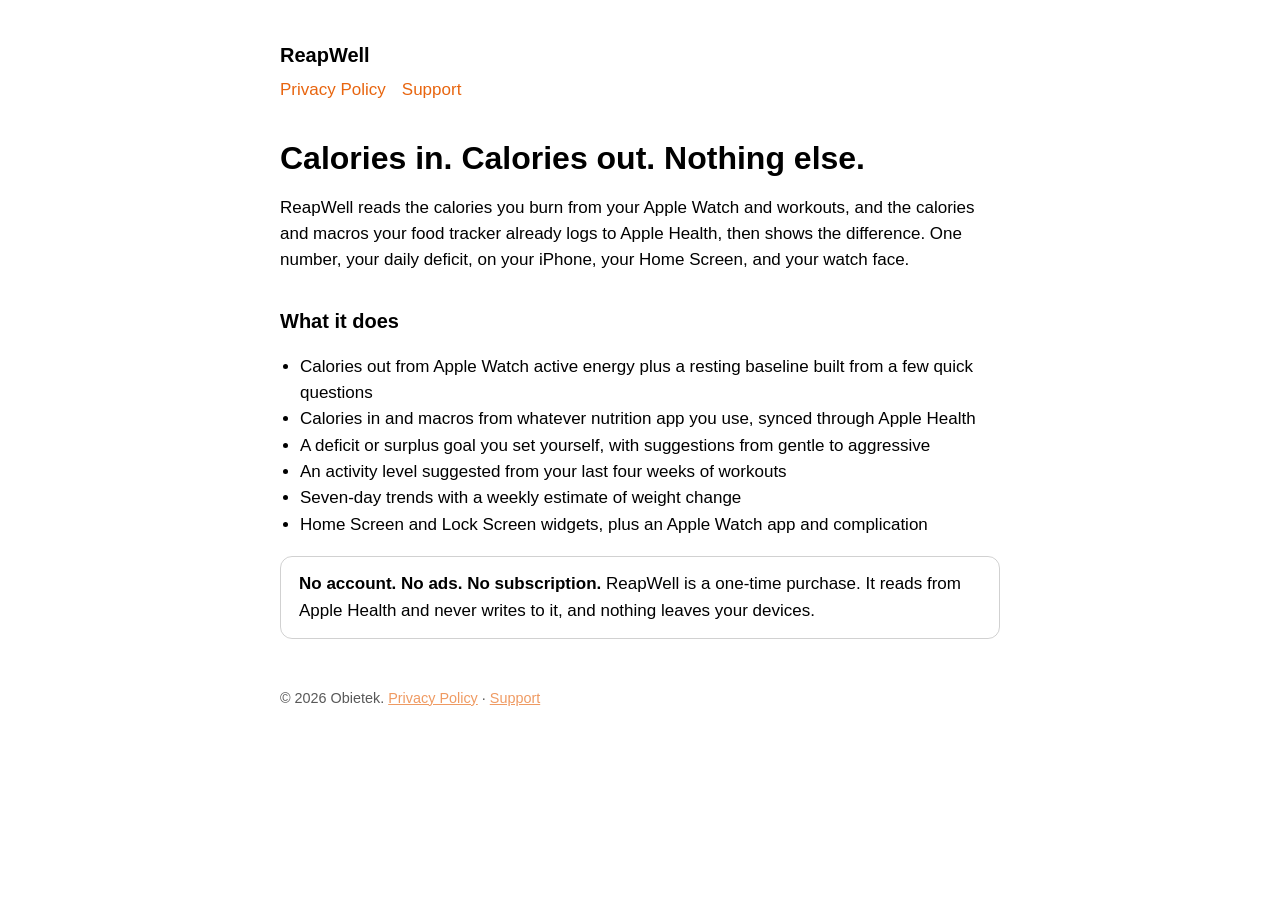
<file: index.html>
<!doctype html>
<html lang="en">
<head>
<meta charset="utf-8">
<meta name="viewport" content="width=device-width, initial-scale=1">
<title>ReapWell Calories &amp; Activity</title>
<meta name="description" content="ReapWell shows calories in versus calories out from your Apple Health data, so you can see your daily deficit at a glance. No login, no ads, no subscription.">
<link rel="stylesheet" href="style.css">
</head>
<body>
<main>
<header>
  <a class="brand" href="./">ReapWell</a>
  <nav><a href="privacy/">Privacy Policy</a><a href="support/">Support</a></nav>
</header>

<h1>Calories in. Calories out. Nothing else.</h1>
<p>ReapWell reads the calories you burn from your Apple Watch and workouts, and the calories and macros your food tracker already logs to Apple Health, then shows the difference. One number, your daily deficit, on your iPhone, your Home Screen, and your watch face.</p>

<h2>What it does</h2>
<ul>
  <li>Calories out from Apple Watch active energy plus a resting baseline built from a few quick questions</li>
  <li>Calories in and macros from whatever nutrition app you use, synced through Apple Health</li>
  <li>A deficit or surplus goal you set yourself, with suggestions from gentle to aggressive</li>
  <li>An activity level suggested from your last four weeks of workouts</li>
  <li>Seven-day trends with a weekly estimate of weight change</li>
  <li>Home Screen and Lock Screen widgets, plus an Apple Watch app and complication</li>
</ul>

<div class="card">
  <strong>No account. No ads. No subscription.</strong>
  ReapWell is a one-time purchase. It reads from Apple Health and never writes to it, and nothing leaves your devices.
</div>

<footer>&copy; 2026 Obietek. <a href="privacy/">Privacy Policy</a> &middot; <a href="support/">Support</a></footer>
</main>
</body>
</html>
</file>
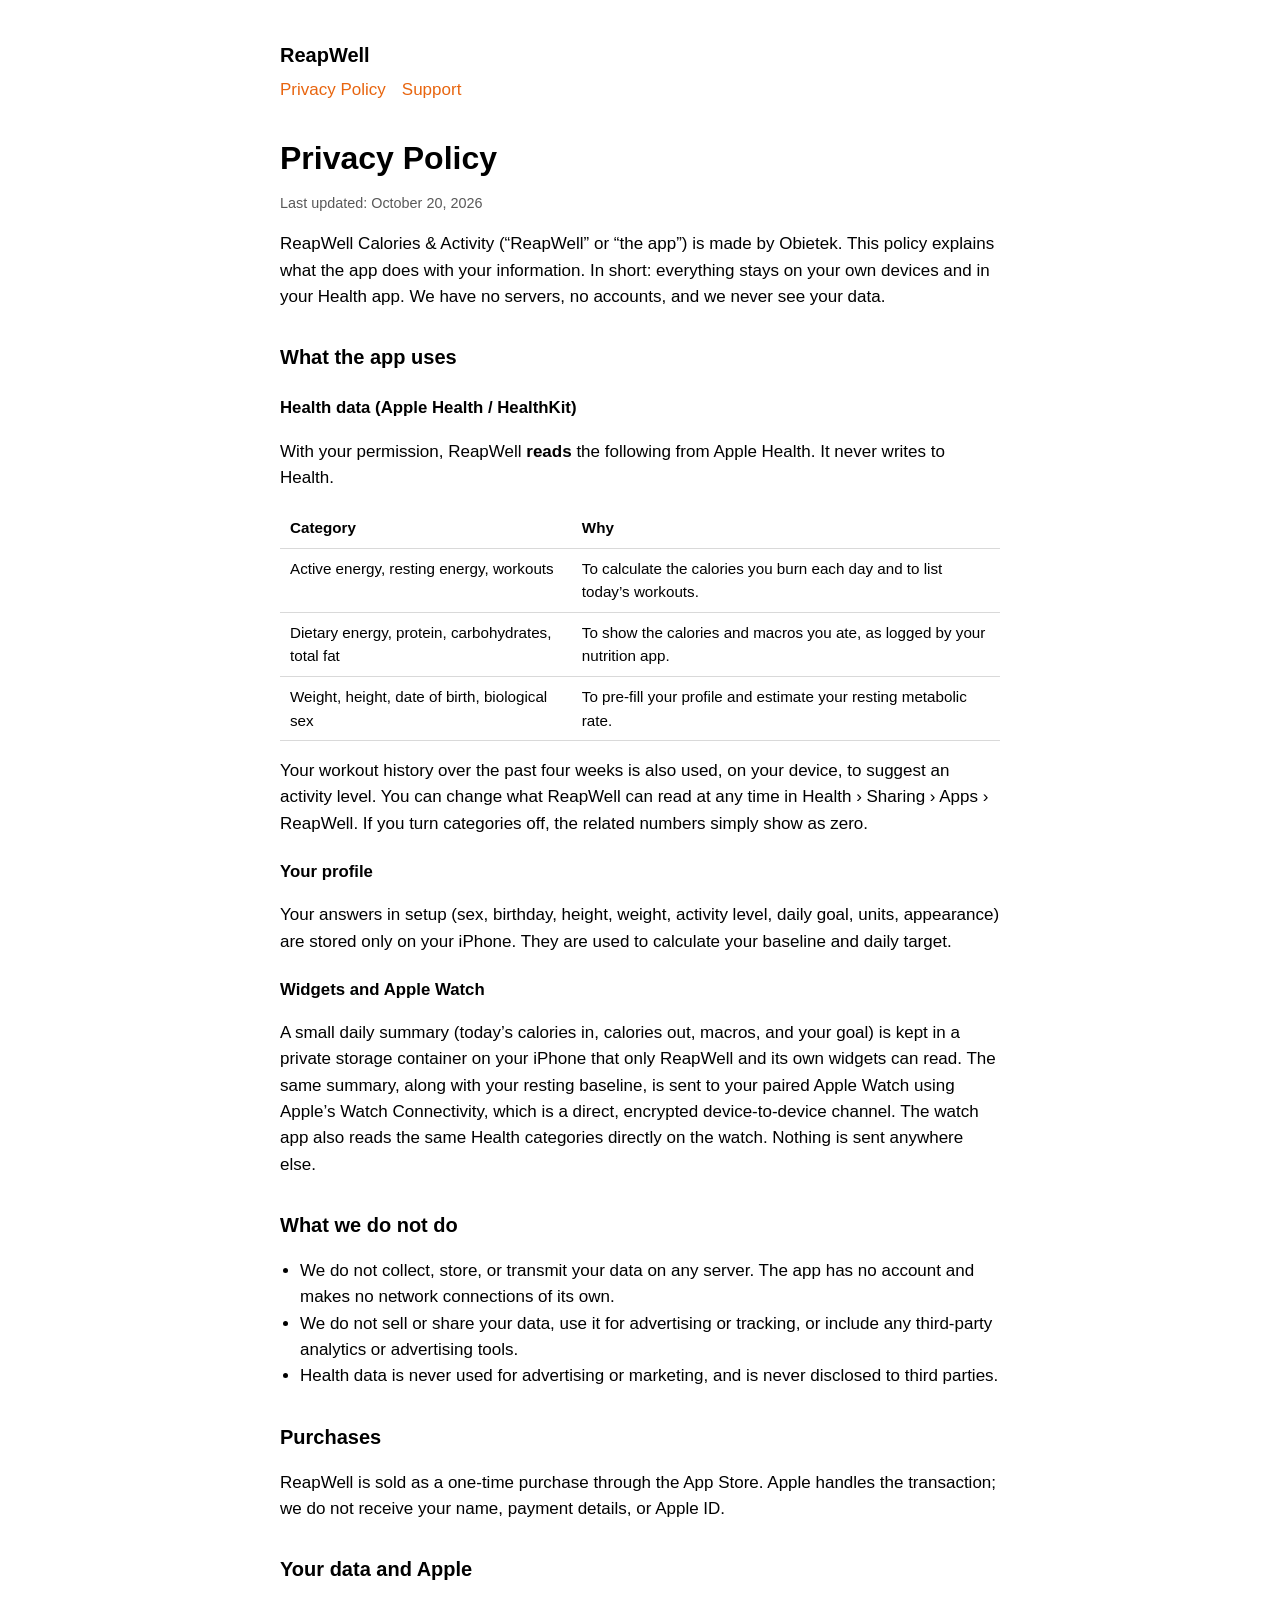
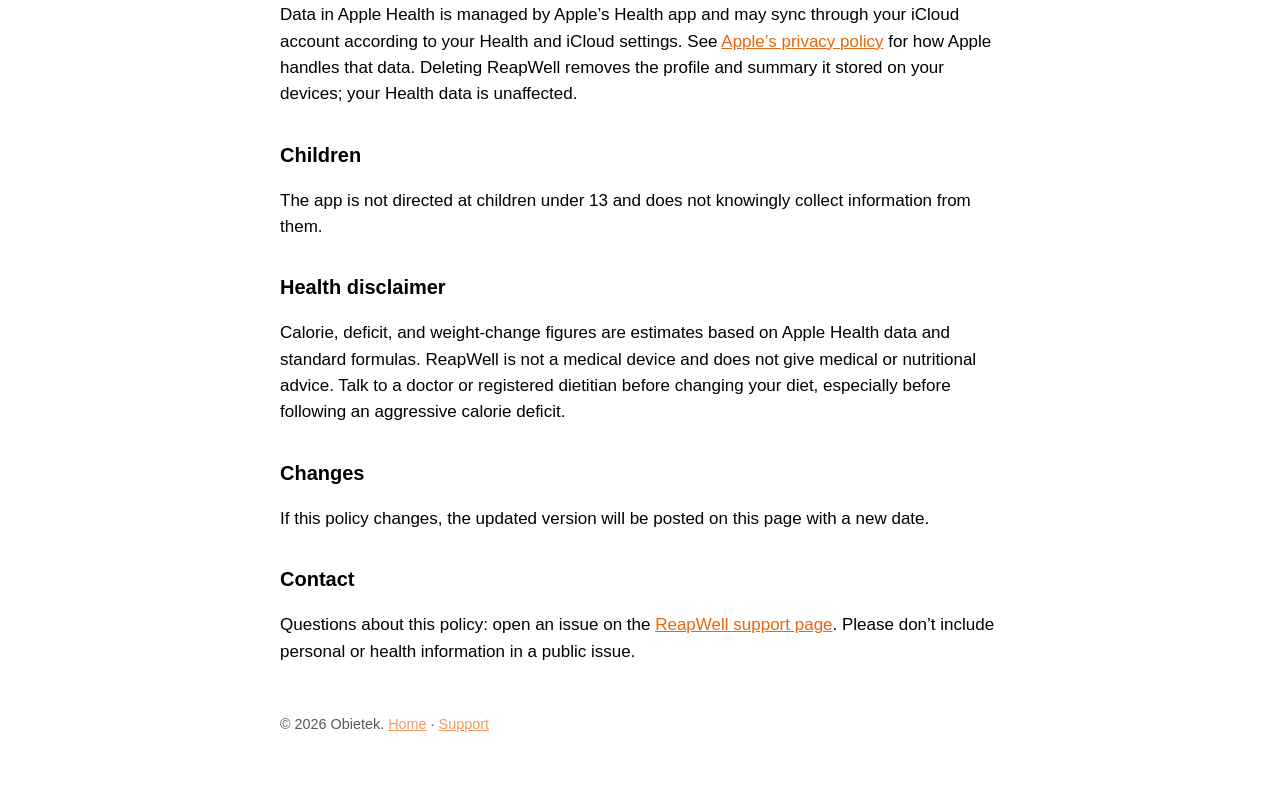
<file: privacy/index.html>
<!doctype html>
<html lang="en">
<head>
<meta charset="utf-8">
<meta name="viewport" content="width=device-width, initial-scale=1">
<title>ReapWell Privacy Policy</title>
<link rel="stylesheet" href="../style.css">
</head>
<body>
<main>
<header>
  <a class="brand" href="../">ReapWell</a>
  <nav><a href="../privacy/">Privacy Policy</a><a href="../support/">Support</a></nav>
</header>

<h1>Privacy Policy</h1>
<p class="updated">Last updated: October 20, 2026</p>

<p>ReapWell Calories &amp; Activity (&ldquo;ReapWell&rdquo; or &ldquo;the app&rdquo;) is made by Obietek. This policy explains what the app does with your information. In short: everything stays on your own devices and in your Health app. We have no servers, no accounts, and we never see your data.</p>

<h2>What the app uses</h2>

<h3>Health data (Apple Health / HealthKit)</h3>
<p>With your permission, ReapWell <strong>reads</strong> the following from Apple Health. It never writes to Health.</p>
<table>
  <tr><th>Category</th><th>Why</th></tr>
  <tr><td>Active energy, resting energy, workouts</td><td>To calculate the calories you burn each day and to list today&rsquo;s workouts.</td></tr>
  <tr><td>Dietary energy, protein, carbohydrates, total fat</td><td>To show the calories and macros you ate, as logged by your nutrition app.</td></tr>
  <tr><td>Weight, height, date of birth, biological sex</td><td>To pre-fill your profile and estimate your resting metabolic rate.</td></tr>
</table>
<p>Your workout history over the past four weeks is also used, on your device, to suggest an activity level. You can change what ReapWell can read at any time in Health &rsaquo; Sharing &rsaquo; Apps &rsaquo; ReapWell. If you turn categories off, the related numbers simply show as zero.</p>

<h3>Your profile</h3>
<p>Your answers in setup (sex, birthday, height, weight, activity level, daily goal, units, appearance) are stored only on your iPhone. They are used to calculate your baseline and daily target.</p>

<h3>Widgets and Apple Watch</h3>
<p>A small daily summary (today&rsquo;s calories in, calories out, macros, and your goal) is kept in a private storage container on your iPhone that only ReapWell and its own widgets can read. The same summary, along with your resting baseline, is sent to your paired Apple Watch using Apple&rsquo;s Watch Connectivity, which is a direct, encrypted device-to-device channel. The watch app also reads the same Health categories directly on the watch. Nothing is sent anywhere else.</p>

<h2>What we do not do</h2>
<ul>
  <li>We do not collect, store, or transmit your data on any server. The app has no account and makes no network connections of its own.</li>
  <li>We do not sell or share your data, use it for advertising or tracking, or include any third-party analytics or advertising tools.</li>
  <li>Health data is never used for advertising or marketing, and is never disclosed to third parties.</li>
</ul>

<h2>Purchases</h2>
<p>ReapWell is sold as a one-time purchase through the App Store. Apple handles the transaction; we do not receive your name, payment details, or Apple ID.</p>

<h2>Your data and Apple</h2>
<p>Data in Apple Health is managed by Apple&rsquo;s Health app and may sync through your iCloud account according to your Health and iCloud settings. See <a href="https://www.apple.com/legal/privacy/">Apple&rsquo;s privacy policy</a> for how Apple handles that data. Deleting ReapWell removes the profile and summary it stored on your devices; your Health data is unaffected.</p>

<h2>Children</h2>
<p>The app is not directed at children under 13 and does not knowingly collect information from them.</p>

<h2>Health disclaimer</h2>
<p>Calorie, deficit, and weight-change figures are estimates based on Apple Health data and standard formulas. ReapWell is not a medical device and does not give medical or nutritional advice. Talk to a doctor or registered dietitian before changing your diet, especially before following an aggressive calorie deficit.</p>

<h2>Changes</h2>
<p>If this policy changes, the updated version will be posted on this page with a new date.</p>

<h2>Contact</h2>
<p>Questions about this policy: open an issue on the <a href="https://github.com/Obietek/reapwell/issues">ReapWell support page</a>. Please don&rsquo;t include personal or health information in a public issue.</p>

<footer>&copy; 2026 Obietek. <a href="../">Home</a> &middot; <a href="../support/">Support</a></footer>
</main>
</body>
</html>
</file>
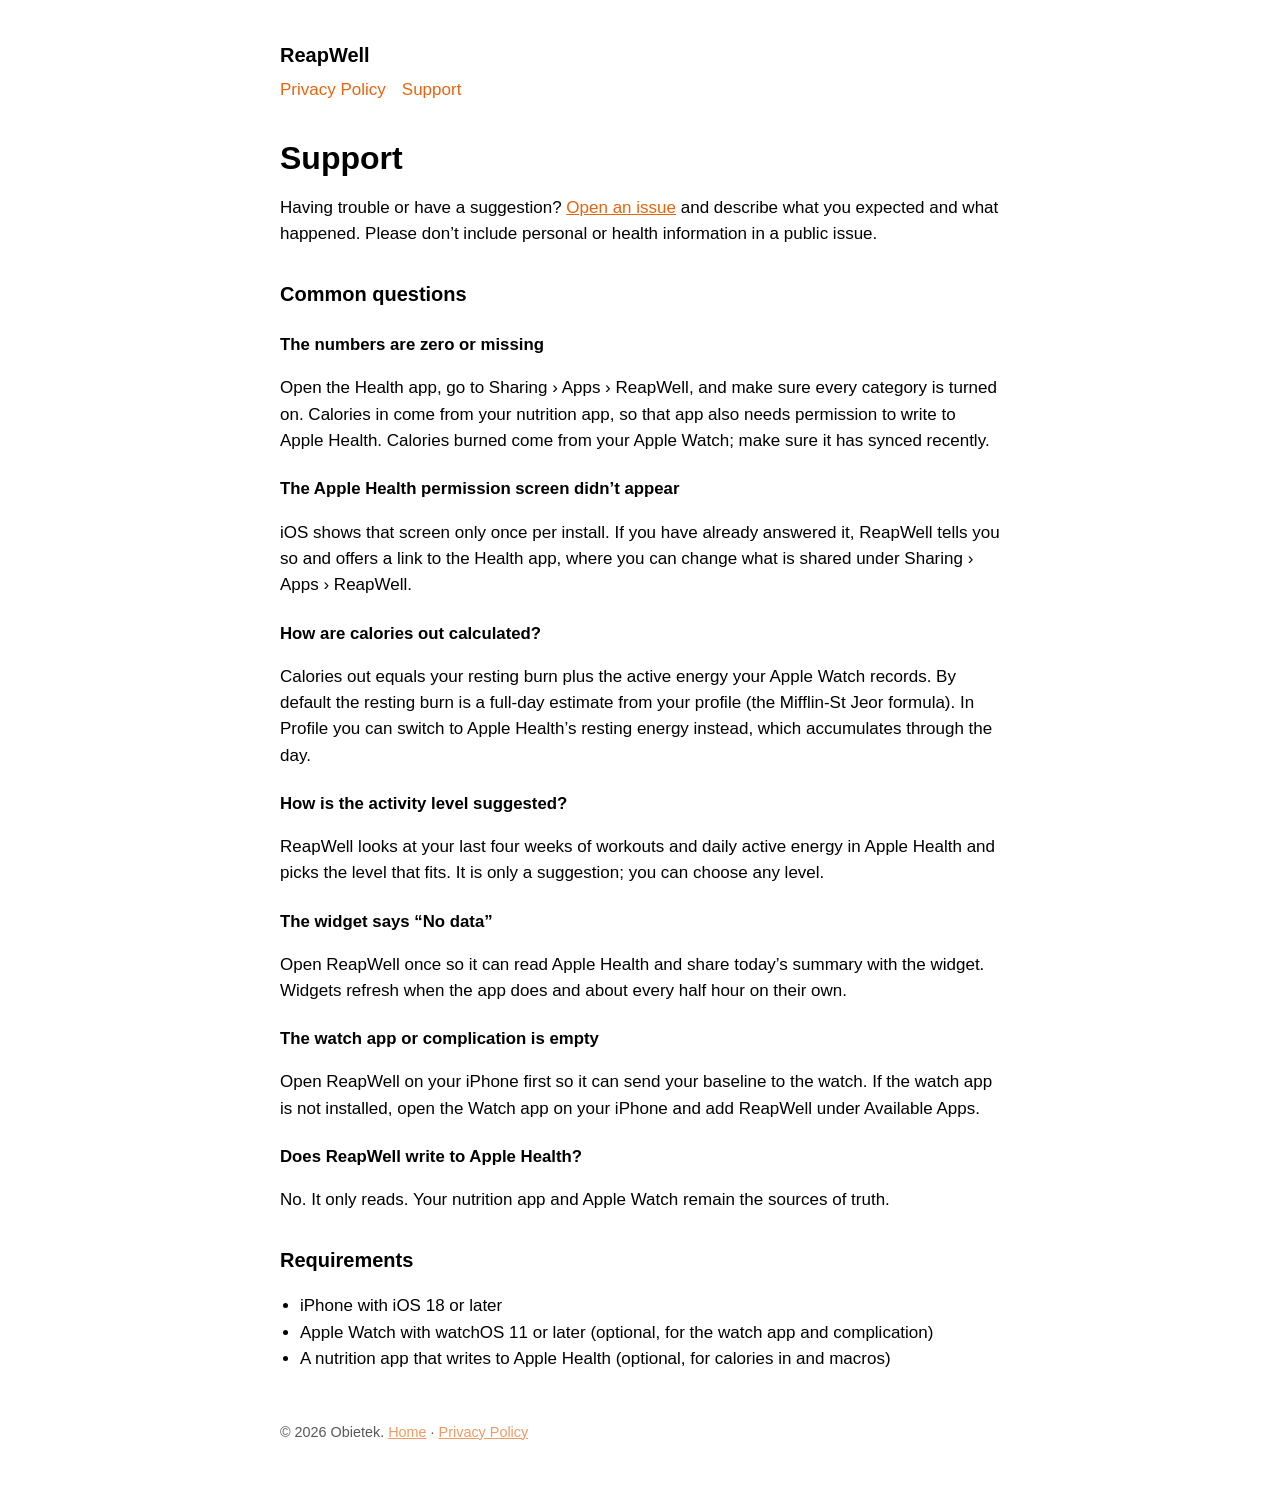
<file: support/index.html>
<!doctype html>
<html lang="en">
<head>
<meta charset="utf-8">
<meta name="viewport" content="width=device-width, initial-scale=1">
<title>ReapWell Support</title>
<link rel="stylesheet" href="../style.css">
</head>
<body>
<main>
<header>
  <a class="brand" href="../">ReapWell</a>
  <nav><a href="../privacy/">Privacy Policy</a><a href="../support/">Support</a></nav>
</header>

<h1>Support</h1>
<p>Having trouble or have a suggestion? <a href="https://github.com/Obietek/reapwell/issues">Open an issue</a> and describe what you expected and what happened. Please don&rsquo;t include personal or health information in a public issue.</p>

<h2>Common questions</h2>

<h3>The numbers are zero or missing</h3>
<p>Open the Health app, go to Sharing &rsaquo; Apps &rsaquo; ReapWell, and make sure every category is turned on. Calories in come from your nutrition app, so that app also needs permission to write to Apple Health. Calories burned come from your Apple Watch; make sure it has synced recently.</p>

<h3>The Apple Health permission screen didn&rsquo;t appear</h3>
<p>iOS shows that screen only once per install. If you have already answered it, ReapWell tells you so and offers a link to the Health app, where you can change what is shared under Sharing &rsaquo; Apps &rsaquo; ReapWell.</p>

<h3>How are calories out calculated?</h3>
<p>Calories out equals your resting burn plus the active energy your Apple Watch records. By default the resting burn is a full-day estimate from your profile (the Mifflin-St Jeor formula). In Profile you can switch to Apple Health&rsquo;s resting energy instead, which accumulates through the day.</p>

<h3>How is the activity level suggested?</h3>
<p>ReapWell looks at your last four weeks of workouts and daily active energy in Apple Health and picks the level that fits. It is only a suggestion; you can choose any level.</p>

<h3>The widget says &ldquo;No data&rdquo;</h3>
<p>Open ReapWell once so it can read Apple Health and share today&rsquo;s summary with the widget. Widgets refresh when the app does and about every half hour on their own.</p>

<h3>The watch app or complication is empty</h3>
<p>Open ReapWell on your iPhone first so it can send your baseline to the watch. If the watch app is not installed, open the Watch app on your iPhone and add ReapWell under Available Apps.</p>

<h3>Does ReapWell write to Apple Health?</h3>
<p>No. It only reads. Your nutrition app and Apple Watch remain the sources of truth.</p>

<h2>Requirements</h2>
<ul>
  <li>iPhone with iOS 18 or later</li>
  <li>Apple Watch with watchOS 11 or later (optional, for the watch app and complication)</li>
  <li>A nutrition app that writes to Apple Health (optional, for calories in and macros)</li>
</ul>

<footer>&copy; 2026 Obietek. <a href="../">Home</a> &middot; <a href="../privacy/">Privacy Policy</a></footer>
</main>
</body>
</html>
</file>
<file: style.css>
:root { color-scheme: light dark; --accent: #e8650f; }
* { box-sizing: border-box; }
body {
  font: 17px/1.55 -apple-system, BlinkMacSystemFont, "SF Pro Text", "Helvetica Neue", Arial, sans-serif;
  margin: 0; padding: 0 20px 60px; background: Canvas; color: CanvasText;
}
main { max-width: 720px; margin: 0 auto; }
header { padding: 40px 0 8px; }
header a.brand { font-weight: 700; font-size: 1.25rem; color: inherit; text-decoration: none; }
nav { margin-top: 6px; }
nav a { margin-right: 16px; color: var(--accent); text-decoration: none; font-weight: 500; }
nav a:hover { text-decoration: underline; }
h1 { font-size: 2rem; line-height: 1.2; margin: 28px 0 6px; }
h2 { font-size: 1.25rem; margin: 32px 0 6px; }
h3 { font-size: 1.05rem; margin: 22px 0 4px; }
p, li { color: inherit; }
ul { padding-left: 1.25rem; }
a { color: var(--accent); }
.updated, .muted { opacity: .65; font-size: .9rem; }
.card { border: 1px solid color-mix(in srgb, CanvasText 18%, transparent); border-radius: 12px; padding: 14px 18px; margin: 18px 0; }
table { border-collapse: collapse; width: 100%; margin: 12px 0; font-size: .95rem; }
th, td { text-align: left; padding: 8px 10px; border-bottom: 1px solid color-mix(in srgb, CanvasText 15%, transparent); vertical-align: top; }
th { font-weight: 600; }
footer { margin-top: 48px; opacity: .65; font-size: .9rem; }
</file>
